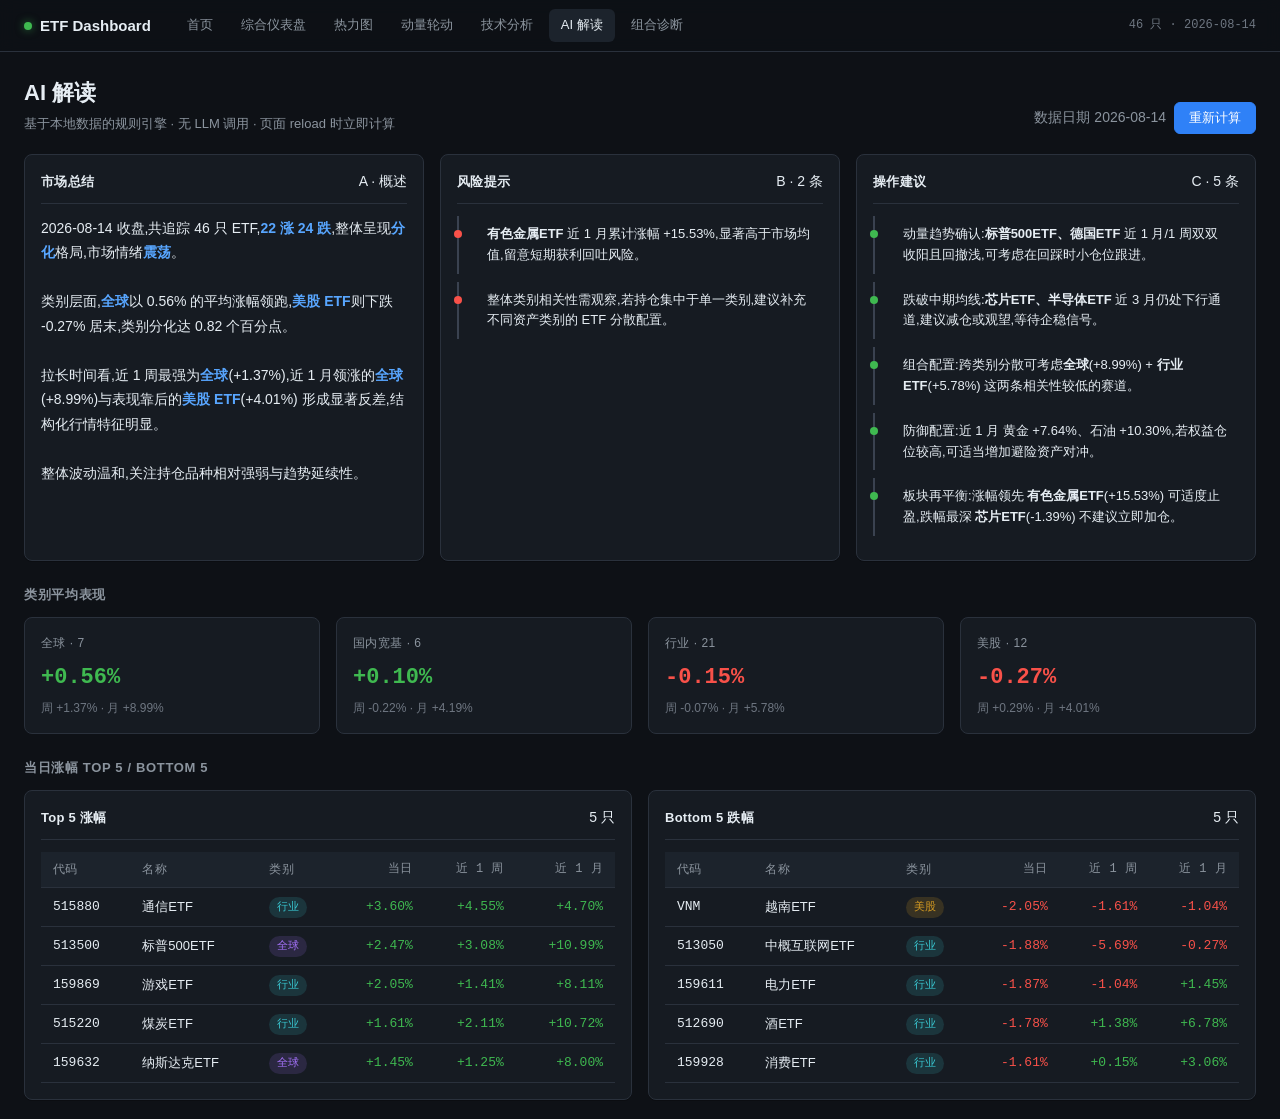
<file: docs/ai-summary.html>
<!doctype html>
<html lang="zh-CN">
<head>
  <meta charset="utf-8" />
  <meta name="viewport" content="width=device-width, initial-scale=1" />
  <title>ETF Dashboard · AI 解读</title>
  <link rel="stylesheet" href="assets/css/style.css" />
</head>
<body>
  <header class="navbar">
    <div class="brand"><span class="dot"></span> ETF Dashboard</div>
    <nav>
      <a href="index.html">首页</a>
      <a href="dashboard.html">综合仪表盘</a>
      <a href="heatmap.html">热力图</a>
      <a href="momentum.html">动量轮动</a>
      <a href="technical.html">技术分析</a>
      <a href="ai-summary.html" class="active">AI 解读</a>
      <a href="portfolio.html">组合诊断</a>
    </nav>
    <div class="meta" id="nav-meta">--</div>
  </header>

  <main class="container">
    <div class="page-header">
      <div>
        <h1>AI 解读</h1>
        <div class="subtitle">基于本地数据的规则引擎 · 无 LLM 调用 · 页面 reload 时立即计算</div>
      </div>
      <div class="row gap-8">
        <span class="muted" id="last-updated">--</span>
        <button class="btn primary" id="btn-refresh">重新计算</button>
      </div>
    </div>

    <div id="ai-body" class="loading">加载数据并生成解读…</div>
  </main>

  <script src="assets/js/utils.js"></script>
  <script src="assets/js/load.js"></script>
  <script src="assets/js/ai.js"></script>
  <script>
    (() => {
      const body = document.getElementById('ai-body');
      const navMeta = document.getElementById('nav-meta');
      const lastUpd = document.getElementById('last-updated');

      async function render() {
        body.className = 'loading';
        body.textContent = '加载数据并生成解读…';
        await ETF.ready;
        navMeta.textContent = ETF.codes().length + ' 只 · ' + ETF.lastDate;
        lastUpd.textContent = '数据日期 ' + ETF.lastDate;

        const result = await ETF.ai.run();

        body.classList.remove('loading');
        body.innerHTML = '';

        // Three column cards
        const grid = document.createElement('div');
        grid.className = 'grid grid-3';

        // Market summary card
        const cardSummary = document.createElement('div');
        cardSummary.className = 'card';
        cardSummary.innerHTML = `
          <div class="card-header">
            <div class="card-title">市场总结</div>
            <span class="tag">A · 概述</span>
          </div>
          <div class="market-summary">${result.summary.replace(/\n\n/g, '<br><br>')}</div>
        `;
        grid.appendChild(cardSummary);

        // Risk card
        const cardRisk = document.createElement('div');
        cardRisk.className = 'card';
        const riskItems = result.risks.map((r) => `<li>${r.text}</li>`).join('');
        cardRisk.innerHTML = `
          <div class="card-header">
            <div class="card-title">风险提示</div>
            <span class="tag">B · ${result.risks.length} 条</span>
          </div>
          <ul class="bullets risk">${riskItems}</ul>
        `;
        grid.appendChild(cardRisk);

        // Action card
        const cardAction = document.createElement('div');
        cardAction.className = 'card';
        const actItems = result.actions.map((r) => `<li>${r.text}</li>`).join('');
        cardAction.innerHTML = `
          <div class="card-header">
            <div class="card-title">操作建议</div>
            <span class="tag">C · ${result.actions.length} 条</span>
          </div>
          <ul class="bullets action">${actItems}</ul>
        `;
        grid.appendChild(cardAction);

        body.appendChild(grid);

        // Categories strip
        const catsTitle = document.createElement('div');
        catsTitle.className = 'section-title';
        catsTitle.textContent = '类别平均表现';
        body.appendChild(catsTitle);
        const cats = document.createElement('div');
        cats.className = 'grid grid-4';
        result.categories.forEach((c) => {
          const m = document.createElement('div');
          m.className = 'metric ' + ETF.utils.signClass(c.day);
          m.innerHTML = `
            <div class="label">${c.category} · ${c.count}</div>
            <div class="value">${ETF.utils.pct(c.day)}</div>
            <div class="sub">周 ${ETF.utils.pct(c.week)} · 月 ${ETF.utils.pct(c.month)}</div>
          `;
          cats.appendChild(m);
        });
        body.appendChild(cats);

        // Top / Bottom 5
        const tbTitle = document.createElement('div');
        tbTitle.className = 'section-title';
        tbTitle.textContent = '当日涨幅 Top 5 / Bottom 5';
        body.appendChild(tbTitle);

        function makeTable(title, rows, accent) {
          const wrap = document.createElement('div');
          wrap.className = 'card';
          wrap.innerHTML = `
            <div class="card-header">
              <div class="card-title">${title}</div>
              <span class="tag">${rows.length} 只</span>
            </div>
            <table class="tbl">
              <thead><tr>
                <th>代码</th><th>名称</th><th>类别</th>
                <th class="num">当日</th>
                <th class="num">近 1 周</th>
                <th class="num">近 1 月</th>
              </tr></thead>
              <tbody></tbody>
            </table>
          `;
          const tbody = wrap.querySelector('tbody');
          rows.forEach((x) => {
            const tr = document.createElement('tr');
            tr.innerHTML = `
              <td class="mono">${x.code}</td>
              <td>${x.name}</td>
              <td><span class="pill cat-${x.category}">${x.category}</span></td>
              <td class="num ${ETF.utils.signClass(x.day)}">${ETF.utils.pct(x.day)}</td>
              <td class="num ${x.week != null ? ETF.utils.signClass(x.week) : ''}">${x.week != null ? ETF.utils.pct(x.week) : '--'}</td>
              <td class="num ${x.month != null ? ETF.utils.signClass(x.month) : ''}">${x.month != null ? ETF.utils.pct(x.month) : '--'}</td>
            `;
            tbody.appendChild(tr);
          });
          return wrap;
        }

        const tbGrid = document.createElement('div');
        tbGrid.className = 'grid grid-2';
        tbGrid.appendChild(makeTable('Top 5 涨幅', result.top5, 'pos'));
        tbGrid.appendChild(makeTable('Bottom 5 跌幅', result.bottom5, 'neg'));
        body.appendChild(tbGrid);
      }

      document.getElementById('btn-refresh').addEventListener('click', async () => {
        try { await ETF.refresh(); } catch (_) { /* offline ok */ }
        render();
      });

      render();
    })();
  </script>
</body>
</html>
</file>
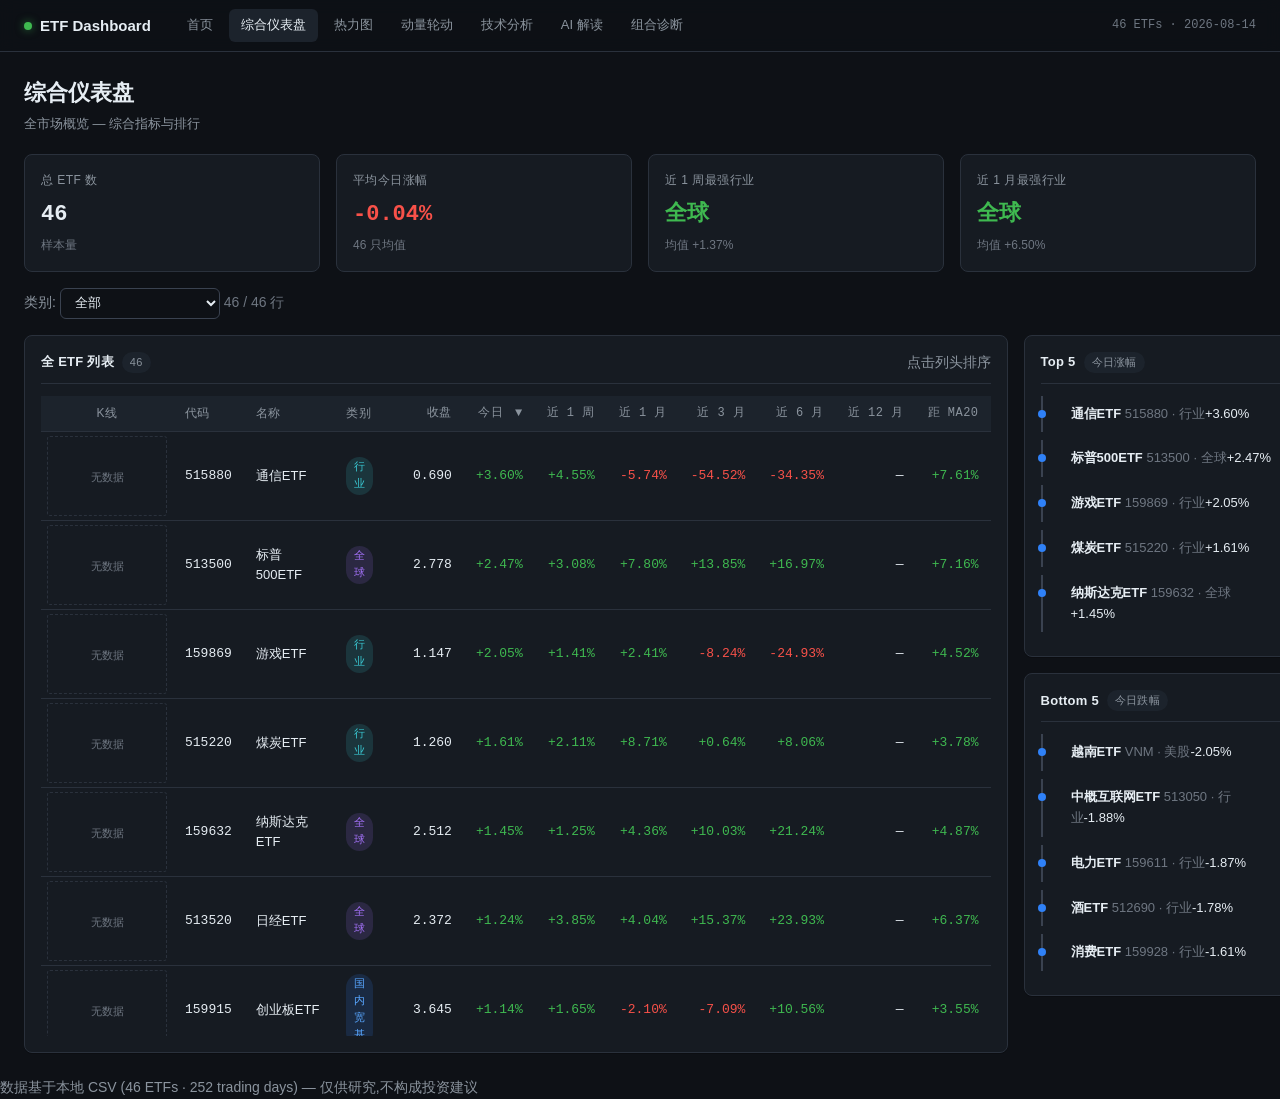
<file: docs/dashboard.html>
<!DOCTYPE html>
<html lang="zh-CN">
<head>
<meta charset="UTF-8" />
<meta name="viewport" content="width=device-width, initial-scale=1.0" />
<title>ETF Dashboard · 综合仪表盘</title>
<link rel="stylesheet" href="assets/css/style.css" />
</head>
<body>
<header class="navbar">
  <div class="brand"><span class="dot"></span>ETF Dashboard</div>
  <nav>
    <a href="index.html">首页</a>
    <a href="dashboard.html" class="active">综合仪表盘</a>
    <a href="heatmap.html">热力图</a>
    <a href="momentum.html">动量轮动</a>
    <a href="technical.html">技术分析</a>
    <a href="ai-summary.html">AI 解读</a>
    <a href="portfolio.html">组合诊断</a>
  </nav>
  <div class="meta" id="meta-count">46 ETFs · CSV</div>
</header>

<main class="container">
  <div class="page-header">
    <div>
      <h1>综合仪表盘</h1>
      <div class="subtitle">全市场概览 — 综合指标与排行</div>
    </div>
  </div>

  <!-- Loading state -->
  <div id="loading" class="loading">加载 46 个 ETF 数据中…</div>

  <div id="content" style="display:none">
    <!-- Top metric row -->
    <div class="grid grid-4 mb-16" id="metric-row"></div>

    <!-- Filter bar -->
    <div class="filterbar mb-16">
      <span class="muted small">类别:</span>
      <select id="category-filter" class="search" style="min-width:160px">
        <option value="all">全部</option>
        <option value="国内宽基">国内宽基</option>
        <option value="全球">全球</option>
        <option value="行业">行业</option>
        <option value="美股">美股</option>
      </select>
      <span class="muted small dim" id="row-count-info" style="margin-left:auto">—</span>
    </div>

    <!-- Main table + sidebar -->
    <div class="grid" style="grid-template-columns: 1fr 280px; gap:16px">
      <div>
        <div class="card">
          <div class="card-header">
            <div class="card-title">全 ETF 列表 <span class="tag">46</span></div>
            <span class="muted small">点击列头排序</span>
          </div>
          <div class="table-wrap" style="max-height:640px;overflow-y:auto">
            <table class="tbl">
              <thead id="table-head">
                <tr>
                  <th class="kline-col">K线</th>
                  <th data-sort="code">代码</th>
                  <th data-sort="name">名称</th>
                  <th data-sort="category">类别</th>
                  <th class="num" data-sort="last">收盘</th>
                  <th class="num" data-sort="day">今日</th>
                  <th class="num" data-sort="week">近 1 周</th>
                  <th class="num" data-sort="month">近 1 月</th>
                  <th class="num" data-sort="m3">近 3 月</th>
                  <th class="num" data-sort="m6">近 6 月</th>
                  <th class="num" data-sort="m12">近 12 月</th>
                  <th class="num" data-sort="ma20dev">距 MA20</th>
                </tr>
              </thead>
              <tbody id="table-body"></tbody>
            </table>
          </div>
        </div>
      </div>

      <div>
        <div class="card">
          <div class="card-header">
            <div class="card-title">Top 5 <span class="tag">今日涨幅</span></div>
          </div>
          <ul class="bullets" id="top5-list"></ul>
        </div>

        <div class="card mt-16">
          <div class="card-header">
            <div class="card-title">Bottom 5 <span class="tag">今日跌幅</span></div>
          </div>
          <ul class="bullets" id="bot5-list"></ul>
        </div>
      </div>
    </div>
  </div>
</main>

<footer class="site-footer muted small">
  数据基于本地 CSV (46 ETFs · 252 trading days) — 仅供研究,不构成投资建议
</footer>

<script src="assets/js/load.js"></script>
<script src="assets/js/utils.js"></script>
<script src="assets/js/dashboard.js"></script>
</body>
</html>
</file>
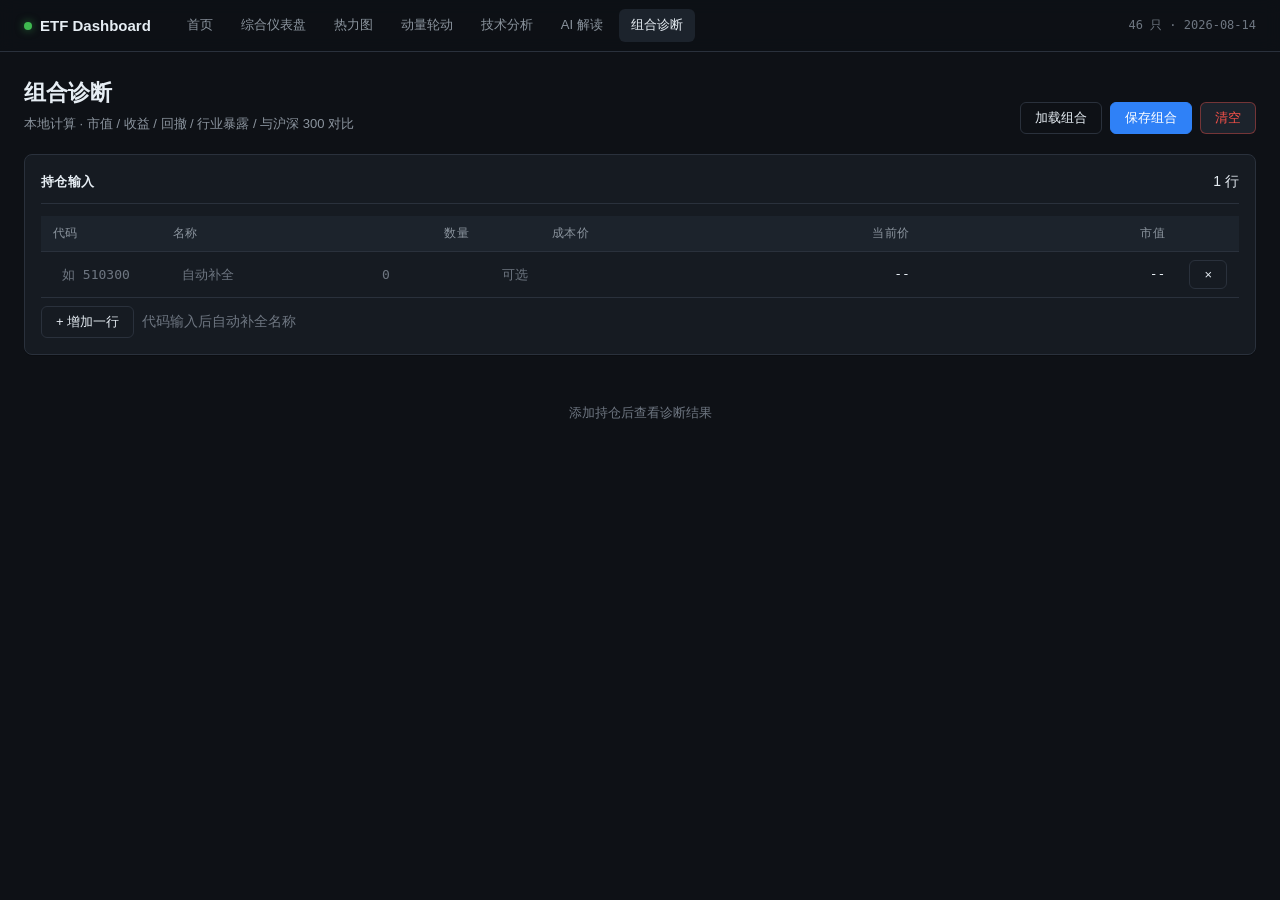
<file: docs/portfolio.html>
<!doctype html>
<html lang="zh-CN">
<head>
  <meta charset="utf-8" />
  <meta name="viewport" content="width=device-width, initial-scale=1" />
  <title>ETF Dashboard · 组合诊断</title>
  <link rel="stylesheet" href="assets/css/style.css" />
</head>
<body>
  <header class="navbar">
    <div class="brand"><span class="dot"></span> ETF Dashboard</div>
    <nav>
      <a href="index.html">首页</a>
      <a href="dashboard.html">综合仪表盘</a>
      <a href="heatmap.html">热力图</a>
      <a href="momentum.html">动量轮动</a>
      <a href="technical.html">技术分析</a>
      <a href="ai-summary.html">AI 解读</a>
      <a href="portfolio.html" class="active">组合诊断</a>
    </nav>
    <div class="meta" id="nav-meta">--</div>
  </header>

  <main class="container">
    <div class="page-header">
      <div>
        <h1>组合诊断</h1>
        <div class="subtitle">本地计算 · 市值 / 收益 / 回撤 / 行业暴露 / 与沪深 300 对比</div>
      </div>
      <div class="row gap-8">
        <button class="btn ghost" id="btn-load">加载组合</button>
        <button class="btn primary" id="btn-save">保存组合</button>
        <button class="btn danger" id="btn-clear">清空</button>
      </div>
    </div>

    <!-- Holdings input -->
    <div class="card mb-16">
      <div class="card-header">
        <div class="card-title">持仓输入</div>
        <span class="tag" id="row-count">0 行</span>
      </div>
      <div style="overflow-x:auto;">
        <table class="tbl portfolio-table">
          <thead>
            <tr>
              <th style="width:120px;">代码</th>
              <th style="width:200px;">名称</th>
              <th class="num" style="width:120px;">数量</th>
              <th class="num" style="width:120px;">成本价</th>
              <th class="num">当前价</th>
              <th class="num">市值</th>
              <th style="width:60px;"></th>
            </tr>
          </thead>
          <tbody id="rows"></tbody>
        </table>
      </div>
      <div class="row mt-8 gap-8">
        <button class="btn ghost" id="btn-add">+ 增加一行</button>
        <span class="dim" id="hint">代码输入后自动补全名称</span>
      </div>
    </div>

    <!-- Diagnostics -->
    <div id="diag-body">
      <div class="empty">添加持仓后查看诊断结果</div>
    </div>
  </main>

  <script src="assets/js/utils.js"></script>
  <script src="assets/js/load.js"></script>
  <script>
    (() => {
      const STORAGE_KEY = 'etf-portfolio-v1';
      const navMeta = document.getElementById('nav-meta');
      const rowsEl = document.getElementById('rows');
      const rowCount = document.getElementById('row-count');
      const diagBody = document.getElementById('diag-body');
      const hint = document.getElementById('hint');

      /** @type {{code:string,shares:string,cost:string}[]} */
      let holdings = [];
      /** Map<code, {rows, name, category}> cache */
      const cache = new Map();
      let benchmarkRows = null; // 沪深300
      let allSummary = [];

      const lookup = (code) => {
        if (!code) return null;
        const m = allSummary.find((s) => s.code === code);
        return m || null;
      };

      function addRow(data = {}) {
        const tr = document.createElement('tr');
        tr.innerHTML = `
          <td><input class="code" type="text" placeholder="如 510300" value="${data.code || ''}" /></td>
          <td><input class="name" type="text" placeholder="自动补全" value="${data.name || ''}" readonly /></td>
          <td class="num"><input class="shares" type="number" min="0" step="100" placeholder="0" value="${data.shares || ''}" /></td>
          <td class="num"><input class="cost" type="number" min="0" step="0.001" placeholder="可选" value="${data.cost || ''}" /></td>
          <td class="num price">--</td>
          <td class="num value">--</td>
          <td class="center"><button class="btn ghost del" title="删除">×</button></td>
        `;
        const codeInput = tr.querySelector('.code');
        const nameInput = tr.querySelector('.name');
        const sharesInput = tr.querySelector('.shares');
        const costInput = tr.querySelector('.cost');
        const delBtn = tr.querySelector('.del');

        codeInput.addEventListener('change', () => {
          const c = codeInput.value.trim();
          const m = lookup(c);
          nameInput.value = m ? m.name : '';
          if (m) hint.textContent = `已识别 ${m.name}(${m.category})`;
          else if (c) hint.textContent = `未找到 ETF: ${c}`;
          recalc();
        });
        sharesInput.addEventListener('input', recalc);
        costInput.addEventListener('input', recalc);
        delBtn.addEventListener('click', () => {
          tr.remove();
          syncFromDom();
          recalc();
        });
        rowsEl.appendChild(tr);
        syncFromDom();
      }

      function syncFromDom() {
        holdings = [...rowsEl.querySelectorAll('tr')].map((tr) => ({
          code: tr.querySelector('.code').value.trim(),
          shares: tr.querySelector('.shares').value,
          cost: tr.querySelector('.cost').value,
        }));
        rowCount.textContent = `${holdings.length} 行`;
      }

      async function ensureLoaded(code) {
        if (cache.has(code)) return cache.get(code);
        const m = lookup(code);
        if (!m) return null;
        const series = await ETF.byCode(code);
        cache.set(code, series);
        return series;
      }

      async function recalc() {
        syncFromDom();
        const valid = holdings.filter((h) => h.code && lookup(h.code));
        if (!valid.length) {
          diagBody.innerHTML = '<div class="empty">添加持仓后查看诊断结果</div>';
          return;
        }

        // Load all rows + benchmark
        if (!benchmarkRows) {
          try { benchmarkRows = await ETF.byCode('510300'); } catch (_) {}
        }
        const loaded = await Promise.all(valid.map((h) => ensureLoaded(h.code)));

        // Per-row metrics
        const enriched = valid.map((h, i) => {
          const series = loaded[i];
          const closes = series.rows.map((r) => r.close);
          const last = closes[closes.length - 1];
          const shares = parseFloat(h.shares) || 0;
          const cost = parseFloat(h.cost) || 0;
          const week = closes.length > 6 ? last / closes[closes.length - 6] - 1 : null;
          const month = closes.length > 21 ? last / closes[closes.length - 21] - 1 : null;
          const mdd = ETF.utils.maxDrawdown(closes);
          const marketValue = last * shares;
          const costValue = (cost || last) * shares;
          return {
            code: h.code,
            name: series.name,
            category: series.category,
            shares,
            cost,
            last,
            week,
            month,
            mdd,
            marketValue,
            profit: cost ? (last - cost) * shares : null,
          };
        });

        // Update rows with live price/value
        const trs = rowsEl.querySelectorAll('tr');
        enriched.forEach((e, idx) => {
          const tr = trs[idx];
          if (!tr) return;
          tr.querySelector('.price').textContent = ETF.utils.price(e.last);
          tr.querySelector('.value').textContent =
            ETF.utils.num(e.marketValue, 0);
        });

        // Aggregate metrics
        const totalValue = enriched.reduce((a, x) => a + x.marketValue, 0);
        const totalCost = enriched.reduce((a, x) => a + ((x.cost || x.last) * x.shares), 0);

        // Portfolio 1-week and 1-month return = value-weighted
        const weights = enriched.map((e) => totalValue > 0 ? e.marketValue / totalValue : 0);
        const portWeek = weights.reduce((a, w, i) => a + w * (enriched[i].week || 0), 0);
        const portMonth = weights.reduce((a, w, i) => a + w * (enriched[i].month || 0), 0);

        // Portfolio max drawdown: build aligned daily value series, then DD
        const portMdd = computePortfolioDD(enriched, totalValue);

        // vs 沪深 300: 1-month correlation + alpha (simplified: r_p - r_b)
        let corr = null, beta = null, alpha = null;
        if (benchmarkRows && benchmarkRows.rows && benchmarkRows.rows.length > 21) {
          // Compute daily returns aligned by date for benchmark
          const benchByDate = new Map(benchmarkRows.rows.map((r) => [r.date, r.close]));
          const portDailyR = [];
          const benchDailyR = [];
          // Take the last 21 trading days from any one ETF as anchor dates
          const anchor = enriched[0] && (await ensureLoaded(enriched[0].code)).rows.slice(-22);
          if (anchor && anchor.length === 22) {
            for (let i = 1; i < anchor.length; i++) {
              const date = anchor[i].date;
              // portfolio daily return on this date = sum_i w_i * r_i,t
              let rPort = 0, rBench = null;
              for (let j = 0; j < enriched.length; j++) {
                const s = enriched[j];
                const w = weights[j];
                const rows = (j === 0 ? anchor : (await ensureLoaded(s.code)).rows);
                const idx = rows.findIndex((r) => r.date === date);
                const prev = idx > 0 ? rows[idx - 1] : null;
                if (idx < 0 || !prev) { rPort = NaN; break; }
                rPort += w * (rows[idx].close / prev.close - 1);
              }
              const b = benchByDate.get(date);
              const bPrevDate = findPrevDate(benchByDate, date);
              const bPrev = bPrevDate ? benchByDate.get(bPrevDate) : null;
              if (b && bPrev) rBench = b / bPrev - 1;
              if (isFinite(rPort) && rBench != null) {
                portDailyR.push(rPort);
                benchDailyR.push(rBench);
              }
            }
          }
          if (portDailyR.length >= 5) {
            corr = ETF.utils.corr(portDailyR, benchDailyR);
            beta = ETF.utils.beta(portDailyR, benchDailyR);
            // Alpha = annualized (port - beta*bench) over the window
            const portTot = portDailyR.reduce((a, x) => a * (1 + x), 1) - 1;
            const benchTot = benchDailyR.reduce((a, x) => a * (1 + x), 1) - 1;
            alpha = portTot - beta * benchTot;
          }
        }

        // Render diagnostics
        renderDiagnostics({
          enriched, totalValue, totalCost, portWeek, portMonth, portMdd,
          corr, beta, alpha,
        });
      }

      function findPrevDate(map, date) {
        // linear scan from one day earlier
        const d = new Date(date);
        for (let i = 1; i < 10; i++) {
          d.setDate(d.getDate() - 1);
          const s = d.toISOString().slice(0, 10);
          if (map.has(s)) return s;
        }
        return null;
      }

      function computePortfolioDD(enriched, totalValue) {
        // Reconstruct a daily portfolio value series using last N days
        const n = Math.min(...enriched.map((e) => e.shares > 0 ? 60 : 0)) || 60;
        // Use the closes of first ETF as anchor dates
        const firstSeries = enriched[0] ? (cache.get(enriched[0].code) || { rows: [] }) : null;
        if (!firstSeries || !firstSeries.rows.length) return 0;
        const slice = firstSeries.rows.slice(-n);
        const valueSeries = [];
        for (let i = 0; i < slice.length; i++) {
          let v = 0;
          for (const e of enriched) {
            const s = cache.get(e.code);
            if (!s) continue;
            const c = s.rows[i + (s.rows.length - slice.length)]?.close;
            if (c != null) v += c * e.shares;
          }
          if (v > 0) valueSeries.push(v);
        }
        return ETF.utils.maxDrawdown(valueSeries);
      }

      function renderDiagnostics(d) {
        const { enriched, totalValue, totalCost, portWeek, portMonth, portMdd,
                corr, beta, alpha } = d;

        diagBody.innerHTML = '';

        // Metric cards
        const grid = document.createElement('div');
        grid.className = 'grid grid-4 mb-16';
        const profit = totalCost > 0 ? totalValue - totalCost : null;
        const profitClass = profit == null ? '' : (profit >= 0 ? 'pos' : 'neg');
        grid.innerHTML = `
          <div class="metric">
            <div class="label">总市值</div>
            <div class="value">${ETF.utils.num(totalValue, 0)}</div>
            <div class="sub">${enriched.length} 只持仓</div>
          </div>
          <div class="metric ${ETF.utils.signClass(portWeek)}">
            <div class="label">近 1 周收益</div>
            <div class="value">${ETF.utils.pct(portWeek)}</div>
            <div class="sub">加权</div>
          </div>
          <div class="metric ${ETF.utils.signClass(portMonth)}">
            <div class="label">近 1 月收益</div>
            <div class="value">${ETF.utils.pct(portMonth)}</div>
            <div class="sub">加权</div>
          </div>
          <div class="metric ${profitClass}">
            <div class="label">最大回撤 / 浮盈</div>
            <div class="value">${ETF.utils.pct(portMdd)}</div>
            <div class="sub">${profit != null ? '盈亏 ' + ETF.utils.num(profit, 0) : '无成本数据'}</div>
          </div>
        `;
        diagBody.appendChild(grid);

        // Two-column: pie chart + holdings table
        const lower = document.createElement('div');
        lower.className = 'grid grid-2';
        diagBody.appendChild(lower);

        // Industry exposure card
        const catCard = document.createElement('div');
        catCard.className = 'card';
        catCard.innerHTML = `
          <div class="card-header">
            <div class="card-title">行业暴露</div>
            <span class="tag">按市值</span>
          </div>
          <div class="chart-wrap"><canvas id="pie" width="320" height="320"></canvas></div>
        `;
        lower.appendChild(catCard);

        // Holdings detail
        const detail = document.createElement('div');
        detail.className = 'card';
        detail.innerHTML = `
          <div class="card-header">
            <div class="card-title">持仓明细</div>
            <span class="tag">${enriched.length} 只</span>
          </div>
          <div style="overflow-x:auto;max-height:360px;overflow-y:auto;">
            <table class="tbl">
              <thead><tr>
                <th>代码</th><th>名称</th><th>类别</th>
                <th class="num">数量</th>
                <th class="num">当前价</th>
                <th class="num">市值</th>
                <th class="num">1 周</th>
                <th class="num">1 月</th>
              </tr></thead>
              <tbody></tbody>
            </table>
          </div>
        `;
        const tb = detail.querySelector('tbody');
        enriched.forEach((e) => {
          const tr = document.createElement('tr');
          tr.innerHTML = `
            <td class="mono">${e.code}</td>
            <td>${e.name}</td>
            <td><span class="pill cat-${e.category}">${e.category}</span></td>
            <td class="num">${ETF.utils.num(e.shares, 0)}</td>
            <td class="num">${ETF.utils.price(e.last)}</td>
            <td class="num">${ETF.utils.num(e.marketValue, 0)}</td>
            <td class="num ${e.week != null ? ETF.utils.signClass(e.week) : ''}">${e.week != null ? ETF.utils.pct(e.week) : '--'}</td>
            <td class="num ${e.month != null ? ETF.utils.signClass(e.month) : ''}">${e.month != null ? ETF.utils.pct(e.month) : '--'}</td>
          `;
          tb.appendChild(tr);
        });
        lower.appendChild(detail);

        // Draw pie chart
        drawPie(enriched, totalValue);

        // Benchmark comparison
        if (corr != null) {
          const bench = document.createElement('div');
          bench.className = 'card mt-16';
          bench.innerHTML = `
            <div class="card-header">
              <div class="card-title">vs 沪深 300</div>
              <span class="tag">近 1 月</span>
            </div>
            <div class="grid grid-3 mt-8">
              <div class="metric">
                <div class="label">相关系数</div>
                <div class="value">${ETF.utils.num(corr, 3)}</div>
                <div class="sub">日收益</div>
              </div>
              <div class="metric">
                <div class="label">Beta</div>
                <div class="value">${ETF.utils.num(beta, 3)}</div>
                <div class="sub">对基准</div>
              </div>
              <div class="metric ${ETF.utils.signClass(alpha)}">
                <div class="label">Alpha</div>
                <div class="value">${ETF.utils.pct(alpha)}</div>
                <div class="sub">窗口期</div>
              </div>
            </div>
          `;
          diagBody.appendChild(bench);
        }
      }

      function drawPie(enriched, total) {
        const canvas = document.getElementById('pie');
        if (!canvas || !canvas.getContext) return;
        const ctx = canvas.getContext('2d');
        const W = canvas.width, H = canvas.height;
        ctx.clearRect(0, 0, W, H);

        const byCat = new Map();
        for (const e of enriched) {
          byCat.set(e.category, (byCat.get(e.category) || 0) + e.marketValue);
        }
        const data = [...byCat.entries()]
          .filter(([, v]) => v > 0)
          .sort((a, b) => b[1] - a[1]);

        const palette = {
          '国内宽基': '#2f81f7',
          '全球': '#a371f7',
          '行业': '#39c5cf',
          '美股': '#d29922',
          '指数': '#f85149',
        };
        const fallback = ['#2f81f7', '#a371f7', '#39c5cf', '#d29922', '#3fb950', '#f85149'];

        const cx = W / 2, cy = H / 2, r = Math.min(W, H) / 2 - 8;
        let start = -Math.PI / 2;
        data.forEach(([cat, val], i) => {
          const angle = (val / total) * Math.PI * 2;
          const color = palette[cat] || fallback[i % fallback.length];
          ctx.beginPath();
          ctx.moveTo(cx, cy);
          ctx.arc(cx, cy, r, start, start + angle);
          ctx.closePath();
          ctx.fillStyle = color;
          ctx.fill();
          ctx.strokeStyle = '#0e1116';
          ctx.lineWidth = 2;
          ctx.stroke();
          start += angle;
        });

        // Center label
        ctx.fillStyle = '#e6edf3';
        ctx.font = '600 16px -apple-system, sans-serif';
        ctx.textAlign = 'center';
        ctx.fillText('行业', cx, cy - 4);
        ctx.font = '12px -apple-system, sans-serif';
        ctx.fillStyle = '#8b949e';
        ctx.fillText('暴露', cx, cy + 14);

        // Legend
        const lx = 12, ly = H - data.length * 18 - 12;
        ctx.font = '12px -apple-system, sans-serif';
        ctx.textAlign = 'left';
        data.forEach(([cat, val], i) => {
          const color = palette[cat] || fallback[i % fallback.length];
          const y = ly + i * 18;
          ctx.fillStyle = color;
          ctx.fillRect(lx, y, 10, 10);
          ctx.fillStyle = '#e6edf3';
          ctx.fillText(`${cat} ${(val / total * 100).toFixed(1)}%`, lx + 16, y + 9);
        });
      }

      // Storage
      function save() {
        syncFromDom();
        ETF.utils.lsSet(STORAGE_KEY, holdings);
        hint.textContent = `已保存 ${holdings.length} 行到 localStorage`;
      }
      function load() {
        const data = ETF.utils.lsGet(STORAGE_KEY, []);
        rowsEl.innerHTML = '';
        if (!data.length) {
          addRow();
          hint.textContent = 'localStorage 为空,已添加空行';
          return;
        }
        data.forEach((d) => addRow(d));
        hint.textContent = `已加载 ${data.length} 行`;
        recalc();
      }
      function clearAll() {
        rowsEl.innerHTML = '';
        addRow();
        ETF.utils.lsRemove(STORAGE_KEY);
        hint.textContent = '已清空';
      }

      // Wire buttons
      document.getElementById('btn-add').addEventListener('click', () => addRow());
      document.getElementById('btn-save').addEventListener('click', save);
      document.getElementById('btn-load').addEventListener('click', load);
      document.getElementById('btn-clear').addEventListener('click', clearAll);

      // Init
      (async () => {
        await ETF.ready;
        allSummary = ETF.summary;
        navMeta.textContent = ETF.codes().length + ' 只 · ' + ETF.lastDate;
        // Start with one empty row
        if (!rowsEl.children.length) addRow();
      })();
    })();
  </script>
</body>
</html>
</file>
<file: docs/assets/css/style.css>
/* ==========================================================================
   ETF Dashboard — base styles
   - 复用风格 (do not override per-page)
   - design tokens at top; components follow
   ========================================================================== */

:root {
  --bg: #0e1116;
  --bg-2: #161b22;
  --bg-3: #1c232c;
  --border: #2a313c;
  --border-2: #3a4250;
  --text: #e6edf3;
  --text-mute: #8b949e;
  --text-dim: #6e7681;
  --accent: #2f81f7;
  --accent-2: #58a6ff;
  --green: #3fb950;
  --green-bg: rgba(63, 185, 80, 0.12);
  --red: #f85149;
  --red-bg: rgba(248, 81, 73, 0.12);
  --yellow: #d29922;
  --yellow-bg: rgba(210, 153, 34, 0.14);
  --purple: #a371f7;
  --cyan: #39c5cf;
  --radius: 8px;
  --radius-sm: 6px;
  --shadow: 0 1px 0 rgba(0, 0, 0, 0.25);
  --mono: ui-monospace, "SF Mono", "Cascadia Code", Menlo, Consolas, monospace;
  --sans: -apple-system, BlinkMacSystemFont, "Segoe UI", "PingFang SC",
    "Hiragino Sans GB", "Microsoft YaHei", Roboto, "Helvetica Neue", Arial,
    sans-serif;
}

* { box-sizing: border-box; }

html, body {
  margin: 0;
  padding: 0;
  background: var(--bg);
  color: var(--text);
  font-family: var(--sans);
  font-size: 14px;
  line-height: 1.55;
  -webkit-font-smoothing: antialiased;
}

a { color: var(--accent-2); text-decoration: none; }
a:hover { text-decoration: underline; }

/* ---------- Navbar ---------- */
.navbar {
  position: sticky;
  top: 0;
  z-index: 100;
  display: flex;
  align-items: center;
  gap: 24px;
  height: 52px;
  padding: 0 24px;
  background: rgba(14, 17, 22, 0.85);
  backdrop-filter: blur(8px);
  border-bottom: 1px solid var(--border);
}
.navbar .brand {
  font-weight: 600;
  font-size: 15px;
  color: var(--text);
  display: flex;
  align-items: center;
  gap: 8px;
}
.navbar .brand .dot {
  width: 8px;
  height: 8px;
  border-radius: 50%;
  background: var(--green);
  box-shadow: 0 0 8px rgba(63, 185, 80, 0.6);
}
.navbar nav {
  display: flex;
  gap: 4px;
  flex: 1;
}
.navbar nav a {
  padding: 6px 12px;
  border-radius: var(--radius-sm);
  color: var(--text-mute);
  font-size: 13px;
}
.navbar nav a:hover {
  background: var(--bg-2);
  color: var(--text);
  text-decoration: none;
}
.navbar nav a.active {
  color: var(--text);
  background: var(--bg-3);
}
.navbar .meta {
  font-size: 12px;
  color: var(--text-dim);
  font-family: var(--mono);
}

/* ---------- Container ---------- */
.container {
  max-width: 1280px;
  margin: 0 auto;
  padding: 24px;
}
.page-header {
  display: flex;
  align-items: flex-end;
  justify-content: space-between;
  margin-bottom: 20px;
  gap: 16px;
  flex-wrap: wrap;
}
.page-header h1 {
  margin: 0 0 4px 0;
  font-size: 22px;
  font-weight: 600;
}
.page-header .subtitle {
  color: var(--text-mute);
  font-size: 13px;
}

/* ---------- Cards ---------- */
.card {
  background: var(--bg-2);
  border: 1px solid var(--border);
  border-radius: var(--radius);
  padding: 16px;
  box-shadow: var(--shadow);
}
.card-header {
  display: flex;
  align-items: center;
  justify-content: space-between;
  margin-bottom: 12px;
  padding-bottom: 10px;
  border-bottom: 1px solid var(--border);
}
.card-title {
  font-size: 13px;
  font-weight: 600;
  color: var(--text);
  letter-spacing: 0.02em;
  display: flex;
  align-items: center;
  gap: 8px;
}
.card-title .tag {
  font-size: 11px;
  font-weight: 500;
  padding: 2px 8px;
  border-radius: 999px;
  background: var(--bg-3);
  color: var(--text-mute);
}

/* ---------- Grid ---------- */
.grid {
  display: grid;
  gap: 16px;
}
.grid-3 { grid-template-columns: repeat(3, 1fr); }
.grid-4 { grid-template-columns: repeat(4, 1fr); }
.grid-2 { grid-template-columns: repeat(2, 1fr); }

@media (max-width: 900px) {
  .grid-3, .grid-4, .grid-2 { grid-template-columns: 1fr; }
}

/* ---------- Metric ---------- */
.metric {
  background: var(--bg-2);
  border: 1px solid var(--border);
  border-radius: var(--radius);
  padding: 16px;
}
.metric .label {
  font-size: 12px;
  color: var(--text-mute);
  margin-bottom: 8px;
  text-transform: uppercase;
  letter-spacing: 0.04em;
}
.metric .value {
  font-size: 22px;
  font-weight: 600;
  font-family: var(--mono);
}
.metric .sub {
  margin-top: 4px;
  font-size: 12px;
  color: var(--text-dim);
}
.metric.pos .value { color: var(--green); }
.metric.neg .value { color: var(--red); }

/* ---------- Table ---------- */
.tbl {
  width: 100%;
  border-collapse: collapse;
  font-size: 13px;
}
.tbl th, .tbl td {
  text-align: left;
  padding: 8px 12px;
  border-bottom: 1px solid var(--border);
}
.tbl th {
  color: var(--text-mute);
  font-weight: 500;
  font-size: 12px;
  text-transform: uppercase;
  letter-spacing: 0.04em;
  background: var(--bg-3);
  position: sticky;
  top: 0;
}
.tbl tr:hover td { background: rgba(255, 255, 255, 0.02); }
.tbl .num {
  font-family: var(--mono);
  text-align: right;
  white-space: nowrap;
}
.tbl .pos { color: var(--green); }
.tbl .neg { color: var(--red); }

/* ---------- K线缩略图列 ---------- */
.tbl th.kline-col, .tbl td.kline-col {
  width: 130px;
  padding: 4px 6px;
  text-align: center;
  vertical-align: middle;
}
.tbl td.kline-col img {
  display: block;
  width: 120px;
  height: 80px;
  border-radius: 3px;
  background: var(--bg-2);
  object-fit: contain;
}
.tbl td.kline-col .kline-na {
  display: inline-block;
  width: 120px;
  height: 80px;
  line-height: 80px;
  font-size: 11px;
  color: var(--text-dim);
  background: var(--bg-2);
  border: 1px dashed var(--border);
  border-radius: 3px;
}
/* 首页卡片 K线预览 */
.card .card-kline {
  display: block;
  width: 100%;
  max-width: 280px;
  height: auto;
  margin: 10px auto 6px;
  border-radius: 4px;
  background: #fff;
}

/* ---------- Pills / Tags ---------- */
.pill {
  display: inline-block;
  font-size: 11px;
  padding: 2px 8px;
  border-radius: 999px;
  background: var(--bg-3);
  color: var(--text-mute);
  font-family: var(--mono);
}
.pill.cat-国内宽基 { background: rgba(47, 129, 247, 0.15); color: var(--accent-2); }
.pill.cat-全球 { background: rgba(163, 113, 247, 0.15); color: var(--purple); }
.pill.cat-行业 { background: rgba(57, 197, 207, 0.15); color: var(--cyan); }
.pill.cat-美股 { background: rgba(210, 153, 34, 0.18); color: var(--yellow); }

/* ---------- Buttons ---------- */
.btn {
  display: inline-flex;
  align-items: center;
  gap: 6px;
  padding: 6px 14px;
  font-size: 13px;
  font-weight: 500;
  border-radius: var(--radius-sm);
  border: 1px solid var(--border-2);
  background: var(--bg-3);
  color: var(--text);
  cursor: pointer;
  transition: background 0.15s, border-color 0.15s;
  font-family: var(--sans);
}
.btn:hover { background: var(--bg-2); border-color: var(--accent); }
.btn.primary { background: var(--accent); border-color: var(--accent); color: #fff; }
.btn.primary:hover { background: var(--accent-2); border-color: var(--accent-2); }
.btn.ghost { background: transparent; border-color: var(--border); }
.btn.ghost:hover { background: var(--bg-2); }
.btn.danger { color: var(--red); border-color: rgba(248, 81, 73, 0.4); }
.btn.danger:hover { background: var(--red-bg); }
.btn:disabled { opacity: 0.5; cursor: not-allowed; }

/* ---------- Forms ---------- */
input[type="text"], input[type="number"], select {
  background: var(--bg);
  border: 1px solid var(--border-2);
  color: var(--text);
  padding: 6px 10px;
  border-radius: var(--radius-sm);
  font-family: var(--mono);
  font-size: 13px;
  outline: none;
  transition: border-color 0.15s;
}
input:focus, select:focus { border-color: var(--accent); }
input::placeholder { color: var(--text-dim); }

/* ---------- Misc ---------- */
.muted { color: var(--text-mute); }
.dim { color: var(--text-dim); }
.mono { font-family: var(--mono); }
.right { text-align: right; }
.center { text-align: center; }
.row { display: flex; gap: 12px; align-items: center; }
.row.between { justify-content: space-between; }
.gap-8 { gap: 8px; }
.gap-16 { gap: 16px; }
.mt-8 { margin-top: 8px; }
.mt-16 { margin-top: 16px; }
.mt-24 { margin-top: 24px; }
.mb-16 { margin-bottom: 16px; }

.empty {
  text-align: center;
  padding: 32px;
  color: var(--text-dim);
  font-size: 13px;
}

.loading {
  display: flex;
  align-items: center;
  justify-content: center;
  padding: 48px;
  color: var(--text-dim);
  font-size: 13px;
}
.loading::before {
  content: "";
  width: 14px;
  height: 14px;
  border: 2px solid var(--border-2);
  border-top-color: var(--accent);
  border-radius: 50%;
  margin-right: 10px;
  animation: spin 0.8s linear infinite;
}
@keyframes spin { to { transform: rotate(360deg); } }

/* ---------- AI summary specific ---------- */
.section-title {
  font-size: 13px;
  font-weight: 600;
  color: var(--text-mute);
  text-transform: uppercase;
  letter-spacing: 0.05em;
  margin: 24px 0 12px;
}
.bullets {
  list-style: none;
  padding: 0;
  margin: 0;
}
.bullets li {
  position: relative;
  padding: 8px 12px 8px 28px;
  border-left: 2px solid var(--border-2);
  margin-bottom: 8px;
  font-size: 13px;
  line-height: 1.6;
  color: var(--text);
}
.bullets li::before {
  content: "";
  position: absolute;
  left: -5px;
  top: 14px;
  width: 8px;
  height: 8px;
  border-radius: 50%;
  background: var(--accent);
}
.bullets.risk li::before { background: var(--red); }
.bullets.action li::before { background: var(--green); }

.market-summary {
  font-size: 14px;
  line-height: 1.75;
  color: var(--text);
}
.market-summary strong { color: var(--accent-2); font-weight: 600; }

/* ---------- Portfolio ---------- */
.portfolio-table input {
  width: 100%;
  background: transparent;
  border: 1px solid transparent;
  padding: 4px 8px;
}
.portfolio-table input:focus {
  border-color: var(--border-2);
  background: var(--bg);
}
.portfolio-table input.code { font-family: var(--mono); }
.chart-wrap {
  display: flex;
  justify-content: center;
  padding: 12px;
}
.chart-wrap canvas { max-width: 320px; }

.bar {
  height: 6px;
  background: var(--bg-3);
  border-radius: 3px;
  overflow: hidden;
}
.bar > div { height: 100%; background: var(--accent); }
</file>
